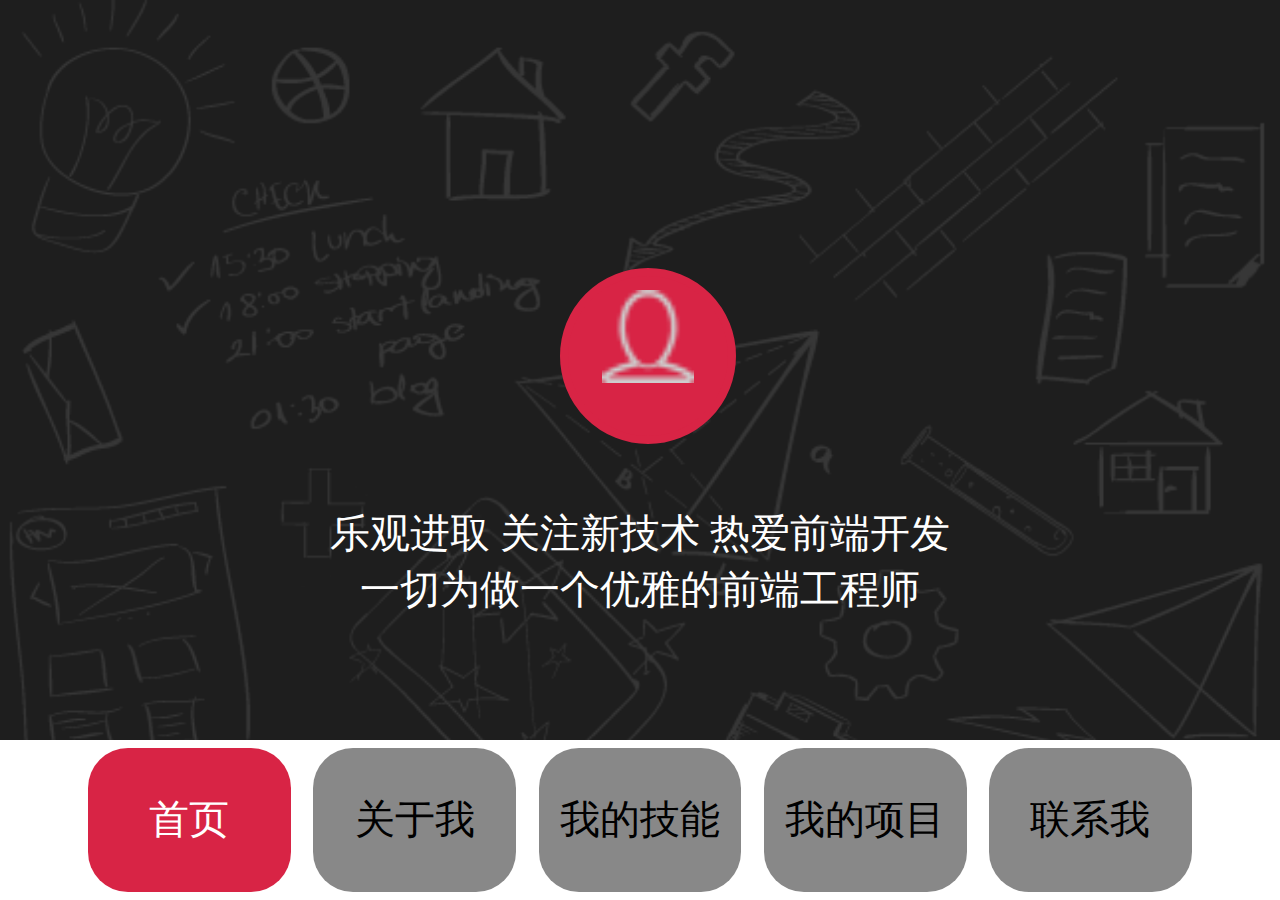
<file: index.html>
<!DOCTYPE html>
<html>
<head>
	<title>OJoyLee</title>
	<meta charset="utf-8">
	<meta name="viewport" content="width=device-width,user-scalable=no,initial-scale=1.0">
	<link rel="stylesheet" type="text/css" href="css/main.css">
	<script type="text/javascript" src="js/main.js"></script>
</head>
<body>
	<div id="js_bodyBox" class="obodyBox">
		<div id="js_navbox" class="navBox">
			<!-- <div class="bg"></div> -->
			<div class="navbar">
				<ul class="clearfix">
					<li class="cur">首页</li>
					<li>关于我</li>
					<li>我的技能</li>
					<li>我的项目</li>
					<li>联系我</li>
				</ul>
			</div>
		</div>
		<div id="js_body" class="obody">
			<div id="js_home" class="headPage js_page comW">
				<div class="centerBox">
					<span><img src="img/user.png"/></span>
					<div class="txt">
						<p>乐观进取 关注新技术 热爱前端开发</p>
						<p>一切为做一个优雅的前端工程师</p>
					</div>
				</div>
			</div>
			
			<div id="js_about" class="aboutPage comW">
				<div class="title">ABOUT</div>
				<ul class="clearfix">
					<li class="pic">
						<!-- <img src="img/1.jpg"> -->
					</li>
					<li class="intro">
						<p class="b">Hey!</p>
						<p> 前端工程师 李藜 </p>
						<dl>
							<dd>年龄：27</dd>
							<dd>毕业学校：华中师范大学</dd>
							<dd>专业：数字媒体技术</dd>
							<dd>工作经验：4.5年</dd>
						</dl>
					</li>
				</ul>

				<div class="showbox" id="js_showbox">
					<div class="f">1-HTML5</div>
					<div class="b">3-JavaScript</div>
					<div class="l">2-CSS3</div>
					<div class="r">4-Jquery</div>
					<div class="t">6-sea.js</div>
					<div class="d">5-angularjs</div>
				</div>
			</div>
			<div id="js_skill" class="skillsPage comW">
				<div class="title">SKILLS</div>
				<div>
					
				</div>
				<ul class="skillChart clearfix">
					<li>
						<div>
							<span class="percent">0%</span>
							<canvas id="js_javascript"></canvas>
						</div>
						<h4>JavaScript</h4>
						<p>熟悉原生javascript、ajax和jsonp，模块化，面向对象，mvc三层分离(angularJS)及YUI</p>
					</li>
					<li>
						<div>
							<span class="percent">0%</span>
							<canvas id="js_jqr"></canvas>
						</div>
						<h4>jQuery</h4>
						<p>了解jQuery源码，并熟练使用jQuery编写项目程序</p>
					</li>
					<li>
						<div>
							<span class="percent">0%</span>
							<canvas id="js_h5"></canvas>
						</div>
						<h4>HTML5/CSS3</h4>
						<p>熟悉htm5及css3，移动端网页开发的相关知识</p>
					</li>
					<li>
						<div>
							<span class="percent">0%</span>
							<canvas id="js_back"></canvas>
						</div>
						<h4>NodeJS/PHP</h4>
						<p>了解并能够编写后台语言</p>
					</li>
				</ul>
			</div>
			<div id="js_work" class="worksPage comW">
				<div class="title">WORKS</div>
				
				<div class="worksBox" id="js_worksbox">
					<ul class="worksCon clearfix">
						<li class="worksTab">
							<ul class="clearfix">
								<li>
									<a href="res/screenProtect.html">
										<img src="img/xiao1.jpg">
									</a>
									<div>
										<h4>屏保</h4>
										<p>关键词:canvas</p>
									</div>
								</li>
								<li>
									<a href="res/clock.html">
										<img src="img/xiao2.png">
									</a>
									<div>
										<h4>时钟</h4>
										<p>关键词:CSS3</p>
									</div>
								</li>
								<li>
									<a href="res\myAudio\index.html">
										<img src="img/xiao3.jpg">
									</a>
									<div>
										<h4>音乐盒</h4>
										<p>关键词:html5 Css3</p>
									</div>
								</li>
								<li>
									<a href="res\ImageShowPC\imageShow.html">
										<img src="img/xiao4.jpg">
									</a>
									<div>
										<h4>图片展示</h4>
										<p>关键词:面向对象 CSS3</p>
									</div>
								</li>
							</ul>
						</li>
						<li  class="worksTab">
							<ul class="clearfix">
								<li>
									<a href="res/screenProtect.html">
										<img src="img/xiao1.jpg">
									</a>
									<div>
										<h4>屏保</h4>
										<p>关键词:canvas</p>
									</div>
								</li>
								<li>
									<a href="res/clock.html">
										<img src="img/xiao2.png">
									</a>
									<div>
										<h4>时钟</h4>
										<p>关键词:CSS3</p>
									</div>
								</li>
								<li>
									<a href="res\myAudio\index.html">
										<img src="img/xiao3.jpg">
									</a>
									<div>
										<h4>音乐盒</h4>
										<p>关键词:html5 Css3</p>
									</div>
								</li>
								<li>
									<a href="res\ImageShowMobile\imageShow.html">
										<img src="img/xiao4.jpg">
									</a>
									<div>
										<h4>图片展示</h4>
										<p>关键词:面向对象 CSS3</p>
									</div>
								</li>
							</ul>
						</li>
						<li  class="worksTab">
							<ul class="clearfix">
								<li>
									<a href="res/screenProtect.html">
										<img src="img/xiao1.jpg">
									</a>
									<div>
										<h4>屏保</h4>
										<p>关键词:canvas</p>
									</div>
								</li>
								<li>
									<a href="res/clock.html">
										<img src="img/xiao2.png">
									</a>
									<div>
										<h4>时钟</h4>
										<p>关键词:CSS3</p>
									</div>
								</li>
								<li>
									<a href="res\myAudio\index.html">
										<img src="img/xiao3.jpg">
									</a>
									<div>
										<h4>音乐盒</h4>
										<p>关键词:html5 Css3</p>
									</div>
								</li>
								<li>
									<a href="res\ImageShowMobile\imageShow.html">
										<img src="img/xiao4.jpg">
									</a>
									<div>
										<h4>图片展示</h4>
										<p>关键词:面向对象 CSS3</p>
									</div>
								</li>
							</ul>
						</li>
					</ul>
				</div>
				<ol id="js_workbtns">
					<li class="cur"></li>
					<li></li>
					<li></li>
				</ol>
			</div>
			<div id="js_contact" class="footer comW">
				<div class="title">CONTACT</div>
				<ul>
					<li>联系电话:	15711086867</li>
					<li>邮件地址:	lily092388@163.com</li>
					<li>地址: 北京市朝阳区</li>
				</ul>
			</div>
			<div class="box"></div>
		</div>
	</div>
</body>
</html>
</file>
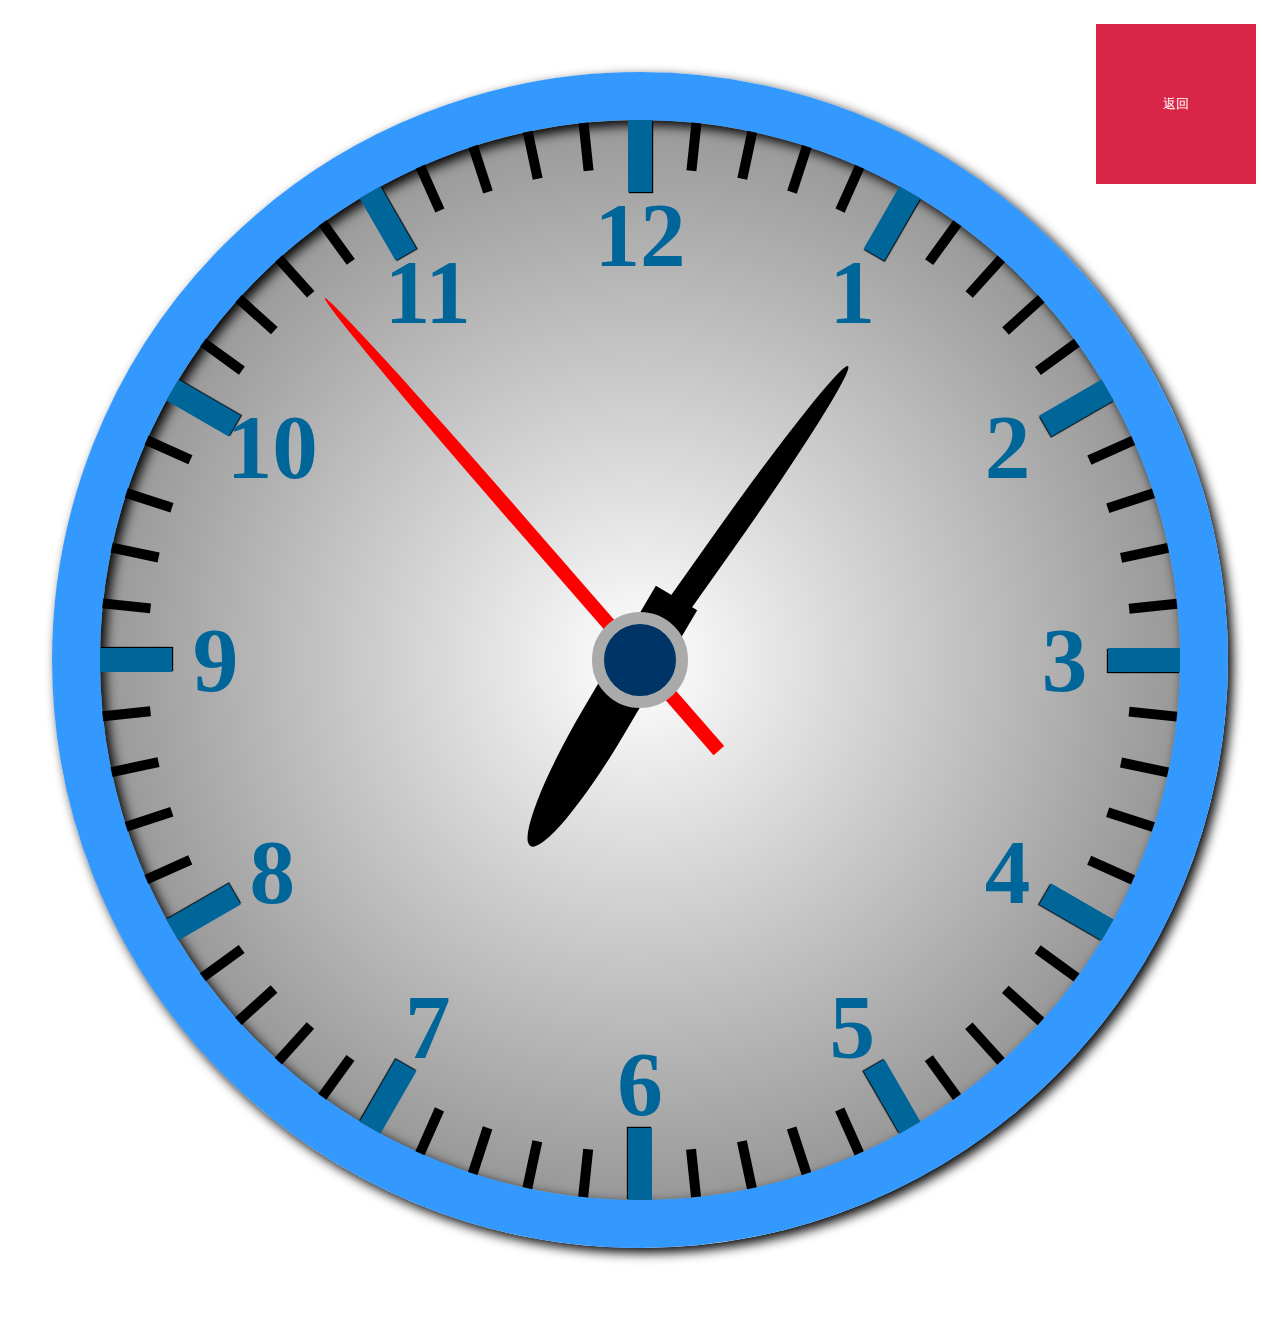
<file: res/clock.html>
<!DOCTYPE html>
<html>
<head>
	<title></title>
	<meta charset="utf-8">
	<style type="text/css">
	*{margin:0; padding:0;}
	html{font-size:20px;}
	.box{width:13.5rem;height:13.5rem;border:0.6rem solid #3399FF;margin:0.9rem auto;border-radius:50%;position:relative;background:-webkit-radial-gradient(rgba(255,255,255,1),rgba(110,110,110,1));box-shadow:inset 0.06rem 0.06rem 0.15rem #000, 0.06rem 0.06rem 0.15rem #000;}
	.box div{position:absolute;top:50%;left:50%;border-radius:50% 50% 0 0;}
	.box .cap{width:0.9rem;height:0.9rem;margin-top:-0.6rem;margin-left:-0.6rem;background:#003366;border-radius:50%;border:0.15rem solid #aaa;z-index: 5;}
	.box .h{width:0.6rem;height:3.6rem;background:#000;margin-left:-0.3rem;margin-top:-2.7rem;-webkit-transform-origin:0.3rem 2.7rem;}
	.box .m{width:0.3rem;height:5.4rem;background:#000;margin-left:-0.15rem;margin-top:-4.5rem;-webkit-transform-origin:0.15rem 4.5rem;}
	.box .s{width:0.18rem;height:7.5rem;background:#f00;margin-left:-0.09rem;margin-top:-6rem; -webkit-transform-origin:0.09rem 6rem;z-index: 4;}
	.box .bspan{width:0.3rem;height:0.9rem;background:#006699;position:absolute;left:50%;margin-left:-0.15rem;top:0;-webkit-transform-origin:center 6.75rem;box-shadow:1px 1px 1px #000;}
	.box .sspan{width:0.12rem;height:0.6rem;background:#000;position:absolute;left:50%;margin-left:-0.06rem;top:0;-webkit-transform-origin:center 6.75rem;}
	.box .bspan strong{position:absolute;left:50%;bottom:-1.2rem;font-size:1.14rem;font-weight: bold;text-align:center;margin-left:-1.5rem;width:3rem;color:#006699;}
	#returnBtn{width:2rem;height:2rem;background:#D82445;color:#fff;position:absolute;top:0.3rem;right:0.3rem;border: none;line-height:2rem;text-align:center;}
	</style>
	<script type="text/javascript">
	;(function(g){
		g.onload=g.onresize=function(){
			document.documentElement.style.fontSize=document.documentElement.clientWidth/16+'px';
		}
		document.addEventListener('DOMContentLoaded',function(ev){
			var oBox=document.querySelector('.box');
			var oH=document.querySelector('.box .h');
			var oM=document.querySelector('.box .m');
			var oS=document.querySelector('.box .s');

			//刻度
			drawClock(); 
			function drawClock(){
				for(var i=0;i<60;i++){
					var oSpan=document.createElement('span');
					oBox.appendChild(oSpan);
					oSpan.style.WebkitTransform='rotate('+6*i+'deg)';
					if(i%5==0){
						var bh=i/5;
						if(i==0){
							bh=12;
						}
						oSpan.className='bspan';
						oSpan.innerHTML='<strong>'+bh+'</strong>';
						oSpan.children[0].style.WebkitTransform='rotate('+-i*6+'deg)';
					}else{
						oSpan.className='sspan';
					}
				}
			}
			//走时间
			function clock(){
				var oDate=new Date();
				var h=oDate.getHours();
				var m=oDate.getMinutes();
				var s=oDate.getSeconds();
				var ms=oDate.getMilliseconds();
				oH.style.WebkitTransform='rotate('+(30*h+6*m/60)+'deg)';
				oM.style.WebkitTransform='rotate('+(6*m+s/60*6)+'deg)';
				oS.style.WebkitTransform='rotate('+(6*s+ms/1000*6)+'deg)';
			}
			clock();
			setInterval(clock,1000);//用ms的的话此处定时器时间要改为30
		},false);
	})(window);
	</script>
</head>
<body>
	<div class="box">
		<div class="h"></div>
		<div class="m"></div>
		<div class="s"></div>
		<div class="cap"></div>
	</div>
	<input id="returnBtn" type="button" value="返回" />
</body>
</html>
</file>
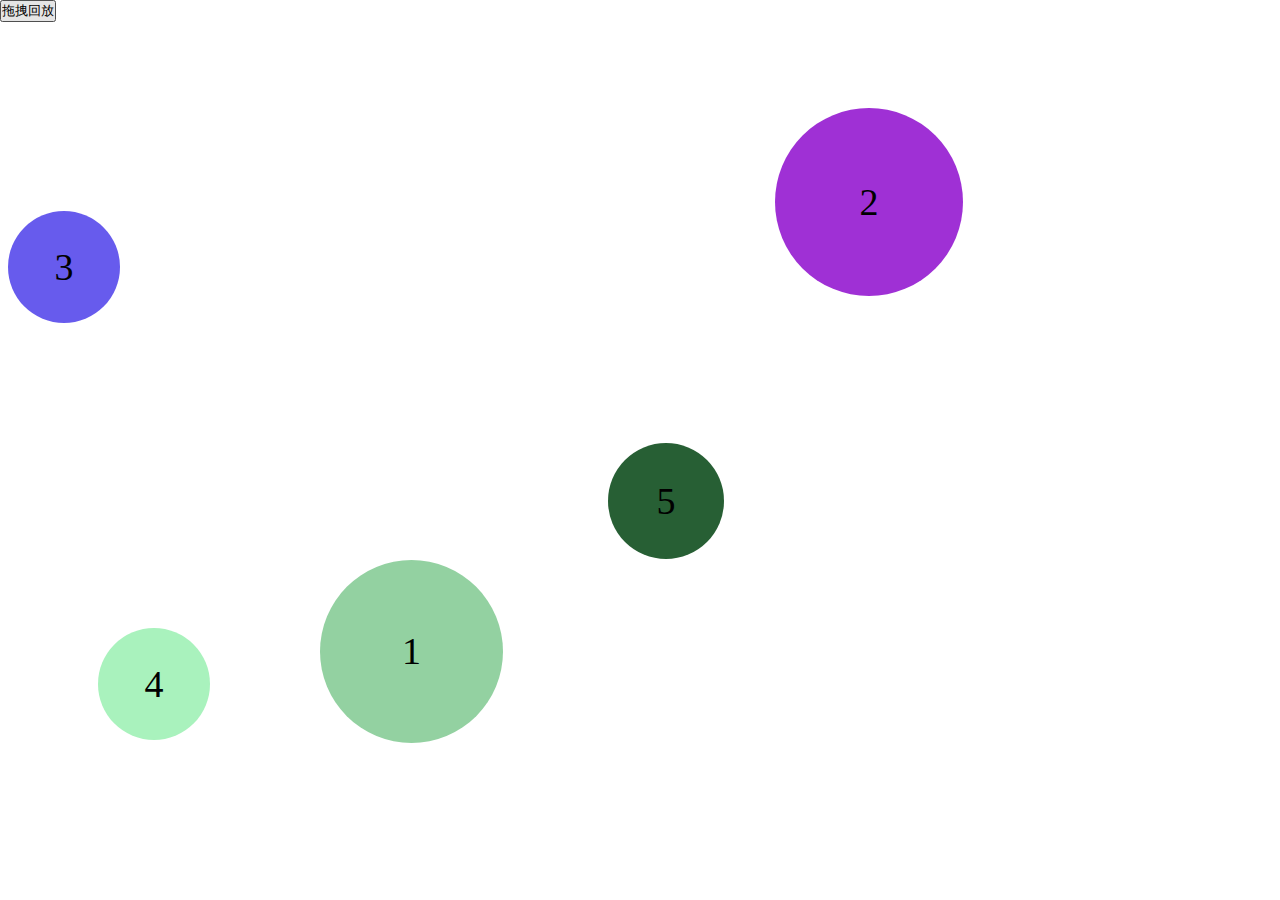
<file: res/replay.html>
<!DOCTYPE html>
<html>
<head>
	<title>项目作品展示</title>
	<meta charset="utf-8" />
	<style type="text/css">
	*{margin:0;padding:0;}
	div{border-radius:50%;position:absolute;text-align: center;font-size: 38px;}
	</style>
	<script type="text/javascript" src="common.js"></script>
	<script type="text/javascript">
	/*desc:拖拽色块，并做到回放的功能*/
	;(function(g){
		g.onload=function(){
			var N=5;
			var zIndex=10;//使得始终在上层
			var timer=null;//回放时用
			var aPos=[];//记录位置数据{obj:色块,x:left位置,y:top位置}

			//1.准备几个色块，随机大小，随机色彩
			for(var i=0;i<N;i++){
				var oDiv=document.createElement('div');
				oDiv.style.lineHeight=oDiv.style.width=oDiv.style.height=comFn.rnd(100,200)+'px';
				oDiv.style.left=comFn.rnd(0,document.documentElement.clientWidth-200)+'px';
				oDiv.style.top=comFn.rnd(0,document.documentElement.clientHeight-200)+'px';
				oDiv.style.background='rgb('+comFn.rnd(0,256)+','+comFn.rnd(0,256)+','+comFn.rnd(0,256)+')';
				oDiv.innerHTML=i+1;
				document.body.appendChild(oDiv);
				drag(oDiv);
			}
			//2.使得色块都能拖拽，并记录下色块移动对象和其的位置值
			function drag(obj){
				obj.onmousedown=function(ev){
					clearInterval(timer);//一拖拽的话，就停止动画，说明开始重新记录
					// 不过这没做会消除上一次没有pop完遗留下来的值
					var oEvent=ev||event;
					var disX=oEvent.clientX-obj.offsetLeft;
					var disY=oEvent.clientY-obj.offsetTop;
					zIndex++;
					obj.style.zIndex=zIndex;
					aPos.push({obj:obj,x:obj.offsetLeft,y:obj.offsetTop});
					document.onmousemove=function(ev){
						var oEvent=ev||event;
						var l=oEvent.clientX-disX;
						var t=oEvent.clientY-disY;
						if(l<0){
							l=0;
						}else if(l>document.documentElement.clientWidth-obj.offsetWidth){
							l=document.documentElement.clientWidth-obj.offsetWidth;
						}
						if(t<0){
							t=0;
						}else if(t>document.documentElement.clientHeight-obj.offsetHeight){
							t=document.documentElement.clientHeight-obj.offsetHeight;
						}
						obj.style.left=l+'px';
						obj.style.top=t+'px';
						aPos.push({obj:obj,x:l,y:t});
					};
					document.onmouseup=function(){
						aPos.push({obj:obj,x:obj.offsetLeft,y:obj.offsetTop});
						document.onmousemove=null;
						document.onmouseup=null;
						obj.releaseCapture&&obj.releaseCapture();
					};
					obj.setCapture&&obj.setCapture();
					return false; 
				};
			}
			//3.按下回放，进行拖拽回放
			
			var oBtn=document.getElementsByTagName('input')[0];
			oBtn.onclick=function(){
				if(aPos.length==0)return;
				clearInterval(timer);
				timer=setInterval(function(){
					var json=aPos.pop();
					json.obj.style.left=json.x+'px';
					json.obj.style.top=json.y+'px';
					if(aPos.length==0){
						clearInterval(timer);
					}

				},30);
			}
		}
	})(window);
	</script>
</head>
<body>
	<input type="button" value="拖拽回放" />
</body>
</html>
</file>
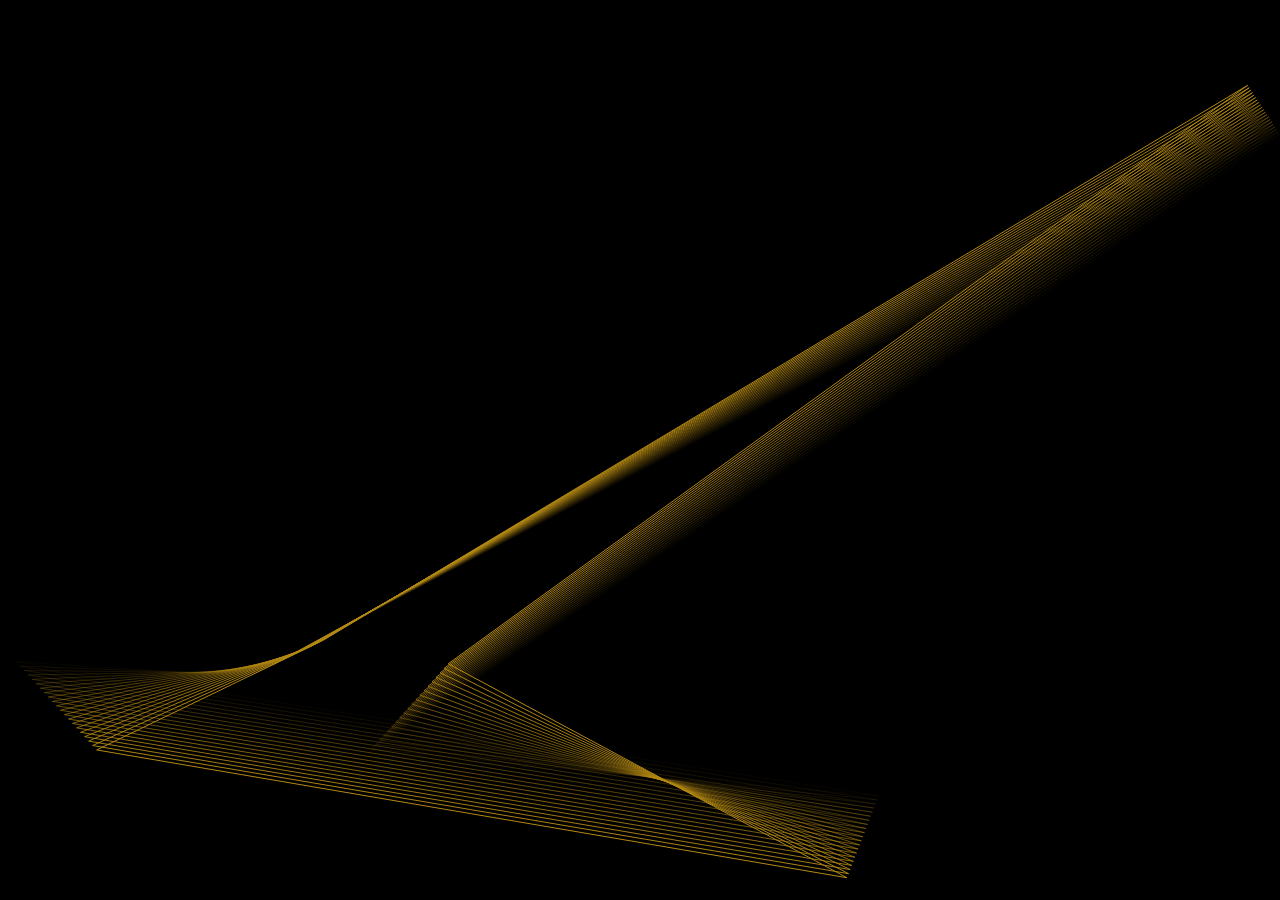
<file: res/screenProtect.html>
<!DOCTYPE html>
<html>
<head>
	<title></title>
	<meta charset="utf-8">
	<meta name="viewport" content="width=device-width,user-scalable=0,initial-scale=1">
	<style type="text/css">
	* {margin:0; padding:0; list-style:none;}
	body{background:#000;text-align:center;}
	html {font-size:20px;}
	#c1{background:#000;display:block;}
	</style>
	<script type="text/javascript">
	function rnd(n,m){
		return Math.floor(Math.random()*(m-n)+n);
	}
	var oC;
	window.onload=function(){
		oC=document.getElementById('c1');
		window.onresize();
	}
	window.onresize=function(){
		document.documentElement.style.fontSize=document.documentElement.clientWidth/16+'px';
		oC.width=document.documentElement.clientWidth;
		oC.height=document.documentElement.clientHeight;
	};
	document.addEventListener('DOMContentLoaded',function(){
		window.onload();
		var MAX_SPEED=10;//设置一个最大速度，以便后来的随机取速度
		var NUM_OF_POINT=5;//默认5个点
		var NUM_OF_SHADOW=20;//一边线带了20条虚影,即记下了20次上一画5个点的位置
		var color={//颜色随机的话，直接瞬变，效果不好，所以打算做渐变
			r:rnd(0,256),
			g:rnd(0,256),
			b:rnd(0,256),
			speedR:Math.random()*4-2,
			speedG:Math.random()*4-2,
			speedB:Math.random()*4-2
		}
		var gd=oC.getContext('2d');

		// 开始绘图啦
		//首先	点(x,y,speedX,speedY)
		var aPoint=[];
		for(var i=0;i<NUM_OF_POINT;i++){
			aPoint[i]={x:Math.random()*oC.width,y:Math.random()*oC.height,speedX:Math.random()*MAX_SPEED-MAX_SPEED/2,speedY:Math.random()*MAX_SPEED-MAX_SPEED/2};
		}

		//影子：可以把重绘前的几次5个点记下来，作为拖着的影子，透明度依次降低的
		var aShadow=[];

		setInterval(function(){
			gd.clearRect(0,0,oC.width,oC.height);
			var a=['r','g','b'];//把要操作的选项记下来，以便color里的大小写切换

			//-----为了得到应显示的当前的颜色
			for(var i=0;i<a.length;i++){
				var char=a[i];//当前操作的字符
				color[char]+=color['speed'+char.toUpperCase()];
				if(color[char]>255){//方法类似于反弹运动
					color['speed'+char.toUpperCase()]*=-1;//颜色值从255开始下降
					color[char]=255;
				}else if(color[char]<0){
					color['speed'+char.toUpperCase()]*=-1;//颜色值从255开始下降
					color[char]=0;
				}
			}

			// -----为了得到当前要画的点
			for(var i=0;i<aPoint.length;i++){
				aPoint[i].x+=aPoint[i].speedX;
				aPoint[i].y+=aPoint[i].speedY;

				if(aPoint[i].x<0){//让点遇到边界可以反弹
					aPoint[i].speedX*=-1;
					aPoint[i].x=0;
				}else if(aPoint[i].x>oC.width){
					aPoint[i].speedX*=-1;
					aPoint[i].x=oC.width;
				}
				if(aPoint[i].y<0){//让点遇到边界可以反弹
					aPoint[i].speedY*=-1;
					aPoint[i].y=0;
				}else if(aPoint[i].y>oC.height){
					aPoint[i].speedY*=-1;
					aPoint[i].y=oC.height;
				}
			}

			//好了，开始画吧
			// 画影——在最下层，先画
			for(var i=0;i<aShadow.length;i++){
				var arr1=aShadow[i];

				gd.beginPath();
				gd.moveTo(arr1[0].x,arr1[0].y);
				for(var j=1;j<arr1.length;j++){
					gd.lineTo(arr1[j].x,arr1[j].y);
				}
				gd.closePath();
				//颜色值为整数
				gd.strokeStyle='rgba('+Math.round(color.r)+', '+Math.round(color.g)+', '+Math.round(color.b)+', '+(i+1)/(NUM_OF_SHADOW+1)+')';//透明度先画的要淡些
				gd.stroke();
			}
			// 画点
			gd.beginPath();
			gd.moveTo(aPoint[0].x,aPoint[0].y);
			for(var i=1;i<aPoint.length;i++){
				gd.lineTo(aPoint[i].x,aPoint[i].y);
			}
			gd.closePath();
			gd.strokeStyle='rgb('+Math.round(color.r)+', '+Math.round(color.g)+', '+Math.round(color.b)+')';
			gd.stroke();

			//把当前这次的点记下来，作为下一次的影子；如果ashadow数组装满了，就在后补上这次，在前shift弹出以前的一个
			var arr=[];
			for(var i=0;i<aPoint.length;i++){
				arr[i]={x:aPoint[i].x,y:aPoint[i].y};
			}
			aShadow.push(arr);
			if(aShadow.length>NUM_OF_SHADOW){
				aShadow.shift();
			}

		},18);

	},false);


	</script>
</head>
<body>
	<canvas id="c1"></canvas>
</body>
</html>
</file>
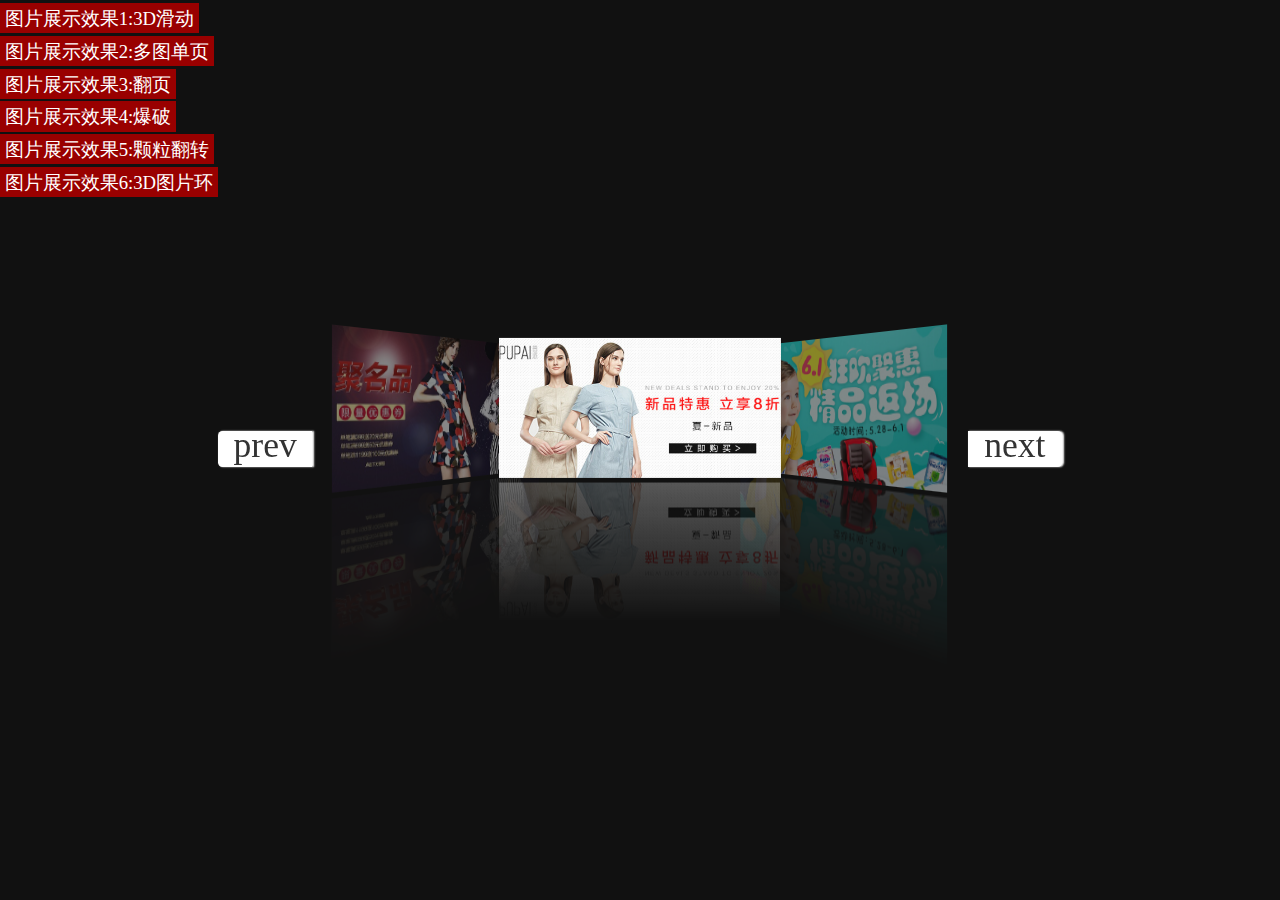
<file: res/ImageShowMobile/imageShow.html>
<!DOCTYPE html>
<html>
<head>
	<title></title>
	<meta charset="utf-8">
	<meta name="viewport" content="width=device-width,user-scalable=0,initial-scale=1">

	<link rel="stylesheet" type="text/css" href="css/style.css" >
	<script type="text/javascript" src="js/main.js"></script>
</head>
<body>
	
	<ol>
		<li><span>图片展示效果1:3D滑动</span></li>
		<li><span>图片展示效果2:多图单页</span></li>
		<li><span>图片展示效果3:翻页</span></li>
		<li><span>图片展示效果4:爆破</span></li>
		<li><span>图片展示效果5:颗粒翻转</span></li>
		<li><span>图片展示效果6:3D图片环</span></li>
	</ol>
	<div id="js_slidebox" class="box slidebox">
		<a class="prev" href="javascript:;">prev</a>		
		<a class="next" href="javascript:;">next</a>
		<ul>
			<li class="l2">
				<img src="img/s1.jpg">
				<img src="img/s1.jpg" class="shadimg">
			</li>
			<li class="l1">
				<img src="img/s2.jpg">
				<img src="img/s2.jpg" class="shadimg">
			</li>
			<li class="cur">
				<img src="img/s3.jpg">
				<img src="img/s3.jpg" class="shadimg">
			</li>
			<li class="r1">
				<img src="img/s4.jpg">
				<img src="img/s4.jpg" class="shadimg">
			</li>
			<li class="r2">
				<img src="img/s5.jpg">
				<img src="img/s5.jpg" class="shadimg">
			</li>
		</ul>
	</div>
	<div class="box morepicbox">
		<ul>
			<li><img src="img/m1.jpg"></li>
			<li><img src="img/m2.jpg"></li>
			<li><img src="img/m3.jpg"></li>
			<li><img src="img/m4.jpg"></li>
			<li><img src="img/m5.jpg"></li>
			<li><img src="img/m6.jpg"></li>
			<li><img src="img/m7.jpg"></li>
			<li><img src="img/m8.jpg"></li>
			<li><img src="img/m9.jpg"></li>
		</ul>
	</div>
	<div id="js_pagebox" class="box pagebox">
		<div class="page1">
			<span class="front"></span>
			<span class="back"></span>
		</div>
		<div class="page2"></div>
	</div>
	<div id="js_explodebox" class="box explodebox">
	</div>
	<div id="js_cubicbox" class="box cubicbox">
	</div>
	<div class="box circlebox">
		<div id="js_circlebox" class="picbox"></div>
	</div>
</body>
</html>
</file>
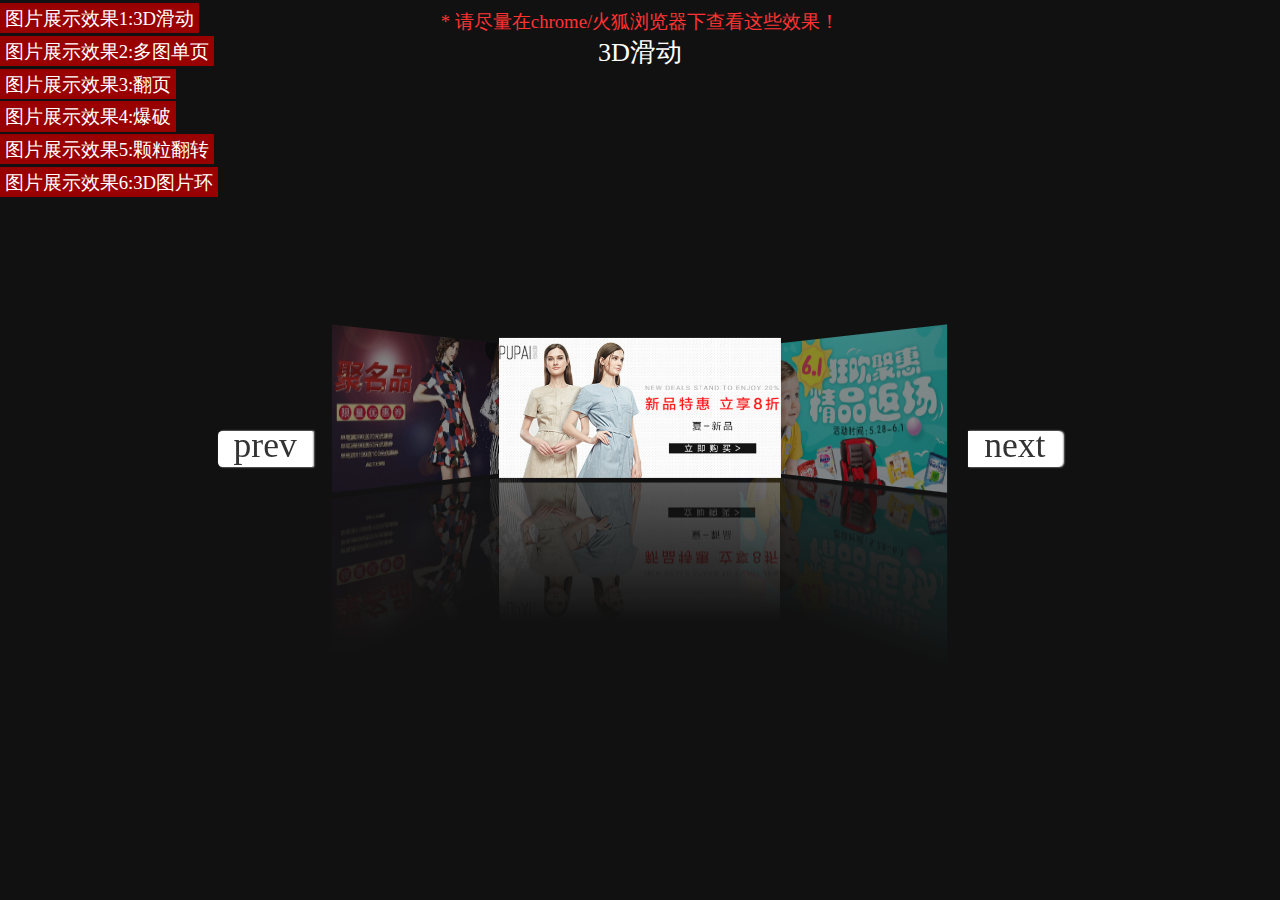
<file: res/ImageShowPC/imageShow.html>
<!DOCTYPE html>
<html>
<head>
	<title></title>
	<meta charset="utf-8">
	<link rel="stylesheet" type="text/css" href="css/style.css" >
	<script type="text/javascript" src="js/main.js"></script>
</head>
<body>
	<p class="txt">* 请尽量在chrome/火狐浏览器下查看这些效果！<br><span>3D滑动</span></p>
	<ol>
		<li><span>图片展示效果1:3D滑动</span></li>
		<li><span>图片展示效果2:多图单页</span></li>
		<li><span>图片展示效果3:翻页</span></li>
		<li><span>图片展示效果4:爆破</span></li>
		<li><span>图片展示效果5:颗粒翻转</span></li>
		<li><span>图片展示效果6:3D图片环</span></li>
	</ol>
	<div id="js_slidebox" class="box slidebox">
		<a class="prev" href="javascript:;">prev</a>		
		<a class="next" href="javascript:;">next</a>
		<ul>
			<li class="l2">
				<img src="img/s1.jpg">
				<img src="img/s1.jpg" class="shadimg">
			</li>
			<li class="l1">
				<img src="img/s2.jpg">
				<img src="img/s2.jpg" class="shadimg">
			</li>
			<li class="cur">
				<img src="img/s3.jpg">
				<img src="img/s3.jpg" class="shadimg">
			</li>
			<li class="r1">
				<img src="img/s4.jpg">
				<img src="img/s4.jpg" class="shadimg">
			</li>
			<li class="r2">
				<img src="img/s5.jpg">
				<img src="img/s5.jpg" class="shadimg">
			</li>
		</ul>
	</div>
	<div class="box morepicbox">
		<ul>
			<li><img src="img/m1.jpg"></li>
			<li><img src="img/m2.jpg"></li>
			<li><img src="img/m3.jpg"></li>
			<li><img src="img/m4.jpg"></li>
			<li><img src="img/m5.jpg"></li>
			<li><img src="img/m6.jpg"></li>
			<li><img src="img/m7.jpg"></li>
			<li><img src="img/m8.jpg"></li>
			<li><img src="img/m9.jpg"></li>
		</ul>
	</div>
	<div id="js_pagebox" class="box pagebox">
		<div class="page1">
			<span class="front"></span>
			<span class="back"></span>
		</div>
		<div class="page2"></div>
	</div>
	<div id="js_explodebox" class="box explodebox">
	</div>
	<div id="js_cubicbox" class="box cubicbox">
	</div>
	<div class="box circlebox">
		<div id="js_circlebox" class="picbox"></div>
	</div>
</body>
</html>
</file>
<file: css/main.css>
@charset "utf-8";
/* CSS Document */
*{ margin:0; padding:0;}

html{font-size:20px;}

h1,h2,h3,h4,h5,h6{ margin:0; font-weight:normal; font-size:0.6rem;}
a{ color:#000; text-decoration:none;}
a:hover{text-decoration:none;}
ol,ul,li{ list-style:none; padding:0; margin:0;}
p{ margin:0;}
i,em{ font-style:normal;}
b,strong{ font-weight:normal;}
a img{ border:none;}

.clearfix:after{ display: block; content: ""; clear: both;}
.clearfix{ zoom:1;}
/*以上为基本样式*/

/*整体的壳*/
.obodyBox{
	position:absolute;
	top:0;
	left:0;
	overflow:hidden;
}

/*整体的内容区*/
.obody{
	position:absolute;
	top:0;
	left:0;
	-webkit-transform:translateY(0rem);
	display: block;
	width:16rem;
	font-family:'Microsoft Yahei';
}
/*page页设置*/
.comW{
	width:100%; 
	overflow: hidden;
}
/*第一屏 首页*/
.headPage{
	background:url(../img/top_bg.png) no-repeat;
	background-size:cover;
	text-align:center;
	position:relative;
}
.centerBox{
	width:10rem;
	height:4rem;
	position:absolute;
	top:50%;
	left:50%;
	margin-top:-2rem;
	margin-left:-5rem;
	text-align:center;
	line-height:0.5rem;
	/*-webkit-animation:5s cAni linear forwards infinite;*/
	
}
.centerBox span{
	position:absolute;
	width:2rem;
	height:2rem;
	top:18%;
	left:50%;
	margin-left:-1rem;
	margin-top:-1rem;
	border-radius:50%;
	border:0.1rem solid #D82445;
	line-height:2rem;
	text-align: center;
	background:#D82445;
}
.centerBox img{
	width: 58%;
}
.centerBox .txt{
	width:100%;
	font-size:0.5rem;
	color:#fff;
	position:absolute;
	bottom:0;
	text-align: center;
}
.centerBox .txt p{
	text-align: center;
	margin-top:0.2rem;
}
/*导航栏*/
.navBox{
	position:fixed;
	z-index: 1000;
	width:100%;
	/*height:2.24rem;*/
	height:2rem;
	bottom:0rem;
	left:0;
}
/* .navBox .bg{
	width:100%;
	height:0.24rem;
	background:url(../img/navbar-bg.png) repeat-x;
} */
.navBox .navbar{
	width:100%;
	height:2rem;
	background:#fff;
}
.navBox ul{
	width:88%;
	height:2rem;
	line-height:2rem;
	margin:0 auto;
}
.navBox li{
	width:18%;
	height:1.8rem;
	margin:0.1rem 1% 0.1rem 1%;
	line-height:1.8rem;
	text-align:center;
	float:left;
	background:#888;
	border-radius:0.5rem;
	font-size:0.5rem;
	cursor:pointer;
}
.navBox li.cur{
	background:#D82445;
	color:#fff;
}
/*同时在底部占用一个同等高度的空间*/
.box{
	width:100%;
	height:2.2rem;
}
/*每一屏的题目*/
.title{
	width:20%;
	height:0.6rem;
	padding:0.2rem;
	margin:0 auto;
	font-size:0.8rem;
	color:#fff;
}


/*第2屏 自我介绍*/
.aboutPage{
	height:8rem;
	background:#D82445;
	position:relative;
	-webkit-perspective:40rem;
}
.aboutPage ul{
	width:100%;
	height:7rem;
	margin:1rem 0;
}
.aboutPage li{
	float:left;
	width:7rem;
	height:7rem;
	margin-left:0.7rem;
}
.aboutPage .pic{
	-webkit-mask:-webkit-radial-gradient(rgba(0,0,0,1) 38%,rgba(0,0,0,0) 68%);
}
.aboutPage img{
	width:100%;
}
.aboutPage .intro{
	font-size:0.5rem;
}
.aboutPage p{margin:0.1rem 0;-text-indent:1rem;color:#333;}
.aboutPage .b{font-size:1rem;font-family:Arial;color:#fff;}

@-webkit-keyframes rotateShow{
	0%{-webkit-transform:perspective(40rem) rotateX(0deg) rotateY(0deg);}
	10%{-webkit-transform:perspective(40rem) rotateX(0deg) rotateY(90deg);}
	20%{-webkit-transform:perspective(40rem) rotateX(0deg) rotateY(180deg);}
	30%{-webkit-transform:perspective(40rem) rotateX(0deg) rotateY(270deg);}
	40%{-webkit-transform:perspective(40rem) rotateX(90deg) rotateY(270deg);}
	50%{-webkit-transform:perspective(40rem) rotateX(180deg) rotateY(270deg);}
	60%{-webkit-transform:perspective(40rem) rotateX(270deg) rotateY(270deg);}
	100%{-webkit-transform:perspective(40rem) rotateX(0deg) rotateY(0deg);}
}
.aboutPage .showbox{width: 4rem;height: 4rem;text-align: center;line-height: 4rem;border:1px solid #aaa;color:#fff;font-size: 0.2rem;position: absolute;left:2rem;top:50%;margin-top:-2rem;-webkit-transform-style:preserve-3d;-webkit-transform:perspective(40rem) rotateX(0) rotateY(0);border: none;
	/*-webkit-animation:1s rotateShow linear forwards inifinite alternate;*/
	-webkit-animation-name:rotateShow;
	-webkit-animation-duration:30s;
	-webkit-animation-timing-function:linear;
	-webkit-animation-iteration-count:infinite;

}
.aboutPage .showbox div{width: 4rem;height: 4rem;text-align: center;line-height: 4rem;border:1px solid #aaa;color:#fff;font-size: 0.2rem;position: absolute;opacity:0.8}
.aboutPage .showbox .f{background: #0066FF;-webkit-transform:translateZ(2rem);}
.aboutPage .showbox .r{background: #00CC00;-webkit-transform:translateX(2rem) translateZ(0px) rotateY(90deg);}
.aboutPage .showbox .b{background: #660000;-webkit-transform:translateZ(-2rem) rotateY(180deg);}
.aboutPage .showbox .l{background: #990066;-webkit-transform:translateX(-2rem) translateZ(0px) rotateY(-90deg);}
.aboutPage .showbox .t{background: #99FF00;-webkit-transform:translateY(-2rem) translateZ(0px) rotateX(90deg);}
.aboutPage .showbox .d{background: #CC3300;-webkit-transform:translateY(2rem) translateZ(0px) rotateX(-90deg);}




/*第3屏 技能*/
.skillsPage{
	background:#aaa; 
	height:17rem;
	font-size:0.3rem;
}
.skillChart{
	width:100%;
	height:16rem; 
}
.skillChart li{
	width:5rem;
	height:7rem;
	margin:0.5rem 0 0.5rem 2rem;
	float: left;
}
.skillChart div{
	width:5rem;
	height:5rem;
	line-height:5rem;
	text-align:center;
	position:relative;
}
.skillChart span{
	font-size:1rem;
}
.skillChart canvas{
	position:absolute;
	top:0;
	left:0;
}
.skillChart h4{
	text-align:center;
	color:#555;
}
.skillChart p{
	width:6rem;
	text-indent:0.3rem;
	font-size:0.4rem;
	color:#eee;
}


/*第4屏 项目*/
.worksPage{
	background:#262364; 
	height:19rem;
}
.worksBox{
	width:16rem;
	height:16rem;
	position:relative;
	overflow: hidden;
}
.worksCon{
	width:80rem;
	height:16rem;
	position:absolute;
	top:0;
	left:0; 
	-webkit-transition:0.3s all ease;
}
.worksTab{
	width:16rem;
	height:16rem;
	float: left;
}
.worksTab ul{
	width:16rem;
	height:16rem;
	overflow: hidden;
}
.worksTab li{
	width:6.5rem;
	height:7rem;
	margin:1rem 0 0 1rem;
	float: left;
	border-radius:0.5rem;
	-webkit-box-shadow:0.08rem 0.08rem 0.1rem #000;
	background:#fff;
}
.worksTab a{
	display:block;
	cursor:pointer;
	width:5.5rem;
	height:3.5rem;
	border:0.5rem solid #fff;
	border-radius:0.5rem 0.5rem 0 0;
	overflow: hidden;
	border-bottom:none;
	background:#aaa;
}
.worksTab img{
	width:100%;
	height:100%;
}
.worksTab div{
	width:5.5rem;
	height:2rem;
	/*background:#fff;*/
	border-radius:0 0 0.5rem 0.5rem;
	padding:0.5rem;
	overflow: hidden;
} 
.worksTab div h4{
	text-align:center;
	color:#555;
	font-size:1rem;
}
.worksTab div p{
	font-size:0.5rem;
	color:#aaa;
	text-align:center;
}
.worksPage ol{
	width:4.5rem;
	height:1rem;
	margin:0.5rem auto;
} 
.worksPage ol li{
	width:0.5rem;
	height:0.5rem;
	background:#fff;
	border-radius:50%;
	margin:0rem 0.5rem;
	float: left;
}
.worksPage ol li.cur{
	background:#D82445;
	-webkit-box-shadow:0.01rem 0.01rem 0.1rem #000;
}
/*第5屏 联系*/
.footer{
	height:5rem;
	background:url(../img/top_bg.png) no-repeat;
	background-size:cover; 
}
.footer ul{
	width:10rem;
	height:4rem;
	margin:0 auto;
	font-size:0.5rem;
	color:#fff;
}
.footer li{
	line-height:1rem;
	height:1rem;
	margin:0.05rem;
	padding:0;
	color: #fff;
}
.footer img{
	width:0.8rem;
	height:0.8rem;
	margin:0.1rem;
	vertical-align:middle;
}
.footer .title{
	color:#fff;
	font-size:0.68rem;
}
</file>
<file: res/ImageShowMobile/css/style.css>
*{margin:0; padding:0;list-style:none;}
html{font-size:20px;background:#111;}
.txt{margin:0.5rem auto;color:#f33;font-size:1rem;text-align:center;}
.txt span{color:#fff;font-size:1.4rem;}
ol{height:2rem;position:absolute;top:0;left:0;}
ol li{height:1.5rem;margin:0.25rem 0;text-align:left;line-height:1.5rem;color:orange;position:relative;}
ol span{padding:0.25rem 0.25rem;color:#fff;height:1rem;-webkit-transition:1s all ease;line-height:1rem;cursor: pointer;-webkit-transform:scale(1,1);background:#900;}
ol span:hover{-webkit-transform:translateX(0.4rem) scale(1.1,1.1);box-shadow:0.1rem 0.1rem 0.05rem #888;color:#900;font-weight:bold;background:#fff;}

.box{width:35rem;height:20rem;position:absolute;top:50%;left:50%;margin-top:-10rem;margin-left:-17.5rem;-border:0.05rem solid #aaa;display:none;}
a{text-decoration:none;}
.box .prev{border-radius:0.25rem 0 0 0.25rem;z-index:10;width:5rem;height:1.9rem;line-height:1.5rem;text-align:center;background:#fff;box-shadow:0.1rem 0px 0.1rem #fff;position:absolute;top:50%;left:-5rem;margin-top:-1rem;font-size:1.9rem;color:#333;-webkit-transition:.5s all ease;}
.box .next{border-radius:0 0.25rem 0.25rem 0;z-index:10;width:5rem;height:1.9rem;line-height:1.5rem;text-align:center;background:#fff;box-shadow:0.1rem 0px 0.1rem #fff;position:absolute;top:50%;right:-5rem;margin-top:-1rem;font-size:1.9rem;color:#333;-webkit-transition:.5s all ease;}
.box .prev:hover,.box .next:hover{background:#900;color:#fff;box-shadow:0.1rem 0px 0.1rem #900;}

/************* 效果1 */
.slidebox{display:block;}
.slidebox ul{width:15rem;height:7.5rem;position:absolute;top:20%;left:50%;margin-left:-7.5rem;-margin-top:-3.75rem;}
	/*默认所有图片都在同一位置，即中间，只是看似移动了拥有class的li*/
.slidebox li{position:absolute;top:0;left:0;width:15rem;height:7.5rem;opacity:0;z-index:2;-webkit-transition:.5s all ease;}
.slidebox li  img{width:15rem;height:7.5rem;}
	/*设计每个阴影，且每个图片准备旋转，就要有初始值*/
.slidebox li .shadimg{-webkit-mask:-webkit-linear-gradient(rgba(0,0,0,0),rgba(0,0,0,0.6));opacity:0.5;-webkit-transform:perspective(40rem) rotateY(0deg) scale(1,-1);}
	/*当前图片透明度最高，再往两边扩散，设置当前铺开展示的是5张图片，只是最边上两个透明度为0等待着*/
.slidebox .cur{opacity:1;z-index: 5;}
.slidebox .l1,.slidebox .r1{opacity:0.5;z-index:4}
.slidebox .l1{-webkit-transform:perspective(40rem) translateX(10rem) rotateY(-60deg);}
.slidebox .l2{-webkit-transform:perspective(40rem) translateX(15rem) rotateY(-60deg);}
.slidebox .l2,.slidebox .r2{opacity:0;z-index:3;}
.slidebox .r1{-webkit-transform:perspective(40rem) translateX(-10rem) rotateY(60deg);}
.slidebox .r2{-webkit-transform:perspective(40rem) translateX(-15rem) rotateY(60deg);}

/************* 效果2 */
.morepicbox ul{width:19.5rem;zoom:1;width:17rem;height:13.25rem;border:0.25rem solid #fff;position:absolute;top:50%;left:50%;margin-left:-8.5rem;margin-top:-6.6rem;}
.morepicbox ul:after{content:'';display:block;clear:both;}
.morepicbox li{width:5rem;height:3.75rem;float: left;margin:0.5rem 0 0 0.5rem;z-index:1;-webkit-transition:.5s all ease;}
.morepicbox li:hover{-webkit-transform:rotate(360deg) scale(2);z-index:2;}
.morepicbox img{width:100%;}

/************* 效果3 */
/* 
1)pagebox 100% 背景图为0.jpg全图;
 子page1 50%宽度 定位right:0 
 	子span作为正面	背景图为0.jpg右半部分 ——与box左背景合成一张图 
 	子span作为背面	背景图为1.jpg左半部分;
 子page2 50%宽度 同样定位right:0 背景图为1.jpg右半部分——与上面背面合成一张图; 

 即page1旋转运动
 */
.pagebox{background:url(../img/b0.jpg) no-repeat;border:0.1rem solid #fff;-webkit-perspective:40rem;}
/*父级有了perspective，父级的父级也要看起来要有3d效果*/
.pagebox .page1{z-index:3;width:50%;height:100%;position:absolute;top:0;right:0;-webkit-transform-origin:left center;-webkit-transform-style:preserve-3d;-webkit-transition:1s all ease;}
.pagebox span{width:100%;height:100%;position:absolute;left:0;top:0;}
.pagebox .front{background:url(../img/b0.jpg) no-repeat;background-position:right top;-webkit-transform:translateZ(1px);}
.pagebox .back{background:url(../img/b1.jpg) no-repeat;background-position:left top;-webkit-transform:translateZ(-.1px) scale(-1,1);}
.pagebox .page2{z-index:2;width:50%;height:100%;position:absolute;top:0;right:0;background:url(../img/b1.jpg);background-position:right top;}

/************* 效果4 */
/* 1)box背景图为下一张图片，生成的span覆盖在上面 */
.explodebox{background:url(../img/b1.jpg) no-repeat;border:0.1rem solid #fff}
.explodebox span{position:absolute;background:url(../img/b0.jpg) no-repeat;}

/************* 效果5 */
/* 1)需要看到图片的翻转 */
.cubicbox{-webkit-perspective:40rem;border:0.1rem solid #fff;}
/*span有正反两面*/
.cubicbox span{position:absolute;-webkit-transform-style:preserve-3d;}
.cubicbox span em{position:absolute;width:100%;height:100%;left:0;top:0;}
.cubicbox span em.front{background:url(../img/b0.jpg) no-repeat;-webkit-transform:translateZ(1px);}
.cubicbox span em.back{background:url(../img/b1.jpg) no-repeat;-webkit-transform:translateZ(-.1px) scale(-1,1);}


/************* 效果6 */
.circlebox{-webkit-perspective:75rem;overflow:none;}
.circlebox .picbox{width:6.65rem;height:10rem;background:#ccc;position:absolute;left:50%;margin-left:-3.25rem;top:5rem;-webkit-transform:perspective(75rem) rotateX(-10deg);-webkit-transform-style:preserve-3d;}
	/*picbox里每一个图片div*/
.circlebox .picbox div{width:100%;height:100%;position:absolute;left:0;top:0;background:url(img/1.jpg) no-repeat;border-radius:8px;box-shadow:0 0 0.5rem 0.15rem #fff;}
	/*div里的span倒影*/
.circlebox .picbox span{width:100%;height:100%;position:absolute;left:0;top:0;-webkit-transform:translateY(0.75rem) scale(1,-1);-webkit-transform-origin:bottom center;-webkit-mask:-webkit-linear-gradient(rgba(0,0,0,0) 40%,rgba(0,0,0,1));opacity:0.4;border-radius:0.4rem;box-shadow:0 0 0.5rem 0.15rem #fff;}
</file>
<file: res/ImageShowPC/css/style.css>
*{margin:0; padding:0;list-style:none;}
html{font-size:20px;background:#111;}
.txt{margin:0.5rem auto;color:#f33;font-size:1rem;text-align:center;}
.txt span{color:#fff;font-size:1.4rem;}
ol{height:2rem;position:absolute;top:0;left:0;}
ol li{height:1.5rem;margin:0.25rem 0;text-align:left;line-height:1.5rem;color:orange;position:relative;}
ol span{padding:0.25rem 0.25rem;color:#fff;height:1rem;-webkit-transition:1s all ease;line-height:1rem;cursor: pointer;-webkit-transform:scale(1,1);background:#900;}
ol span:hover{-webkit-transform:translateX(0.4rem) scale(1.1,1.1);box-shadow:0.1rem 0.1rem 0.05rem #888;color:#900;font-weight:bold;background:#fff;}

.box{width:35rem;height:20rem;position:absolute;top:50%;left:50%;margin-top:-10rem;margin-left:-17.5rem;-border:0.05rem solid #aaa;display:none;}
a{text-decoration:none;}
.box .prev{border-radius:0.25rem 0 0 0.25rem;z-index:10;width:5rem;height:1.9rem;line-height:1.5rem;text-align:center;background:#fff;box-shadow:0.1rem 0px 0.1rem #fff;position:absolute;top:50%;left:-5rem;margin-top:-1rem;font-size:1.9rem;color:#333;-webkit-transition:.5s all ease;}
.box .next{border-radius:0 0.25rem 0.25rem 0;z-index:10;width:5rem;height:1.9rem;line-height:1.5rem;text-align:center;background:#fff;box-shadow:0.1rem 0px 0.1rem #fff;position:absolute;top:50%;right:-5rem;margin-top:-1rem;font-size:1.9rem;color:#333;-webkit-transition:.5s all ease;}
.box .prev:hover,.box .next:hover{background:#900;color:#fff;box-shadow:0.1rem 0px 0.1rem #900;}

/************* 效果1 */
.slidebox{display:block;}
.slidebox ul{width:15rem;height:7.5rem;position:absolute;top:20%;left:50%;margin-left:-7.5rem;-margin-top:-3.75rem;}
	/*默认所有图片都在同一位置，即中间，只是看似移动了拥有class的li*/
.slidebox li{position:absolute;top:0;left:0;width:15rem;height:7.5rem;opacity:0;z-index:2;-webkit-transition:.5s all ease;}
.slidebox li  img{width:15rem;height:7.5rem;}
	/*设计每个阴影，且每个图片准备旋转，就要有初始值*/
.slidebox li .shadimg{-webkit-mask:-webkit-linear-gradient(rgba(0,0,0,0),rgba(0,0,0,0.6));opacity:0.5;-webkit-transform:perspective(40rem) rotateY(0deg) scale(1,-1);}
	/*当前图片透明度最高，再往两边扩散，设置当前铺开展示的是5张图片，只是最边上两个透明度为0等待着*/
.slidebox .cur{opacity:1;z-index: 5;}
.slidebox .l1,.slidebox .r1{opacity:0.5;z-index:4}
.slidebox .l1{-webkit-transform:perspective(40rem) translateX(10rem) rotateY(-60deg);}
.slidebox .l2{-webkit-transform:perspective(40rem) translateX(15rem) rotateY(-60deg);}
.slidebox .l2,.slidebox .r2{opacity:0;z-index:3;}
.slidebox .r1{-webkit-transform:perspective(40rem) translateX(-10rem) rotateY(60deg);}
.slidebox .r2{-webkit-transform:perspective(40rem) translateX(-15rem) rotateY(60deg);}

/************* 效果2 */
.morepicbox ul{width:19.5rem;zoom:1;width:17rem;height:13.25rem;border:0.25rem solid #fff;position:absolute;top:50%;left:50%;margin-left:-8.5rem;margin-top:-6.6rem;}
.morepicbox ul:after{content:'';display:block;clear:both;}
.morepicbox li{width:5rem;height:3.75rem;float: left;margin:0.5rem 0 0 0.5rem;z-index:1;-webkit-transition:.5s all ease;}
.morepicbox li:hover{-webkit-transform:rotate(360deg) scale(2);z-index:2;}
.morepicbox img{width:100%;}

/************* 效果3 */
/* 
1)pagebox 100% 背景图为0.jpg全图;
 子page1 50%宽度 定位right:0 
 	子span作为正面	背景图为0.jpg右半部分 ——与box左背景合成一张图 
 	子span作为背面	背景图为1.jpg左半部分;
 子page2 50%宽度 同样定位right:0 背景图为1.jpg右半部分——与上面背面合成一张图; 

 即page1旋转运动
 */
.pagebox{background:url(../img/b0.jpg) no-repeat;border:0.1rem solid #fff;-webkit-perspective:40rem;}
/*父级有了perspective，父级的父级也要看起来要有3d效果*/
.pagebox .page1{z-index:3;width:50%;height:100%;position:absolute;top:0;right:0;-webkit-transform-origin:left center;-webkit-transform-style:preserve-3d;-webkit-transition:1s all ease;}
.pagebox span{width:100%;height:100%;position:absolute;left:0;top:0;}
.pagebox .front{background:url(../img/b0.jpg) no-repeat;background-position:right top;-webkit-transform:translateZ(1px);}
.pagebox .back{background:url(../img/b1.jpg) no-repeat;background-position:left top;-webkit-transform:translateZ(-.1px) scale(-1,1);}
.pagebox .page2{z-index:2;width:50%;height:100%;position:absolute;top:0;right:0;background:url(../img/b1.jpg);background-position:right top;}

/************* 效果4 */
/* 1)box背景图为下一张图片，生成的span覆盖在上面 */
.explodebox{background:url(../img/b1.jpg) no-repeat;border:0.1rem solid #fff}
.explodebox span{position:absolute;background:url(../img/b0.jpg) no-repeat;}

/************* 效果5 */
/* 1)需要看到图片的翻转 */
.cubicbox{-webkit-perspective:40rem;border:0.1rem solid #fff;}
/*span有正反两面*/
.cubicbox span{position:absolute;-webkit-transform-style:preserve-3d;}
.cubicbox span em{position:absolute;width:100%;height:100%;left:0;top:0;}
.cubicbox span em.front{background:url(../img/b0.jpg) no-repeat;-webkit-transform:translateZ(1px);}
.cubicbox span em.back{background:url(../img/b1.jpg) no-repeat;-webkit-transform:translateZ(-.1px) scale(-1,1);}


/************* 效果6 */
.circlebox{-webkit-perspective:75rem;overflow:none;}
.circlebox .picbox{width:6.65rem;height:10rem;background:#ccc;position:absolute;left:50%;margin-left:-3.25rem;top:5rem;-webkit-transform:perspective(75rem) rotateX(-10deg);-webkit-transform-style:preserve-3d;}
	/*picbox里每一个图片div*/
.circlebox .picbox div{width:100%;height:100%;position:absolute;left:0;top:0;background:url(img/1.jpg) no-repeat;border-radius:8px;box-shadow:0 0 0.5rem 0.15rem #fff;}
	/*div里的span倒影*/
.circlebox .picbox span{width:100%;height:100%;position:absolute;left:0;top:0;-webkit-transform:translateY(0.75rem) scale(1,-1);-webkit-transform-origin:bottom center;-webkit-mask:-webkit-linear-gradient(rgba(0,0,0,0) 40%,rgba(0,0,0,1));opacity:0.4;border-radius:0.4rem;box-shadow:0 0 0.5rem 0.15rem #fff;}
</file>
